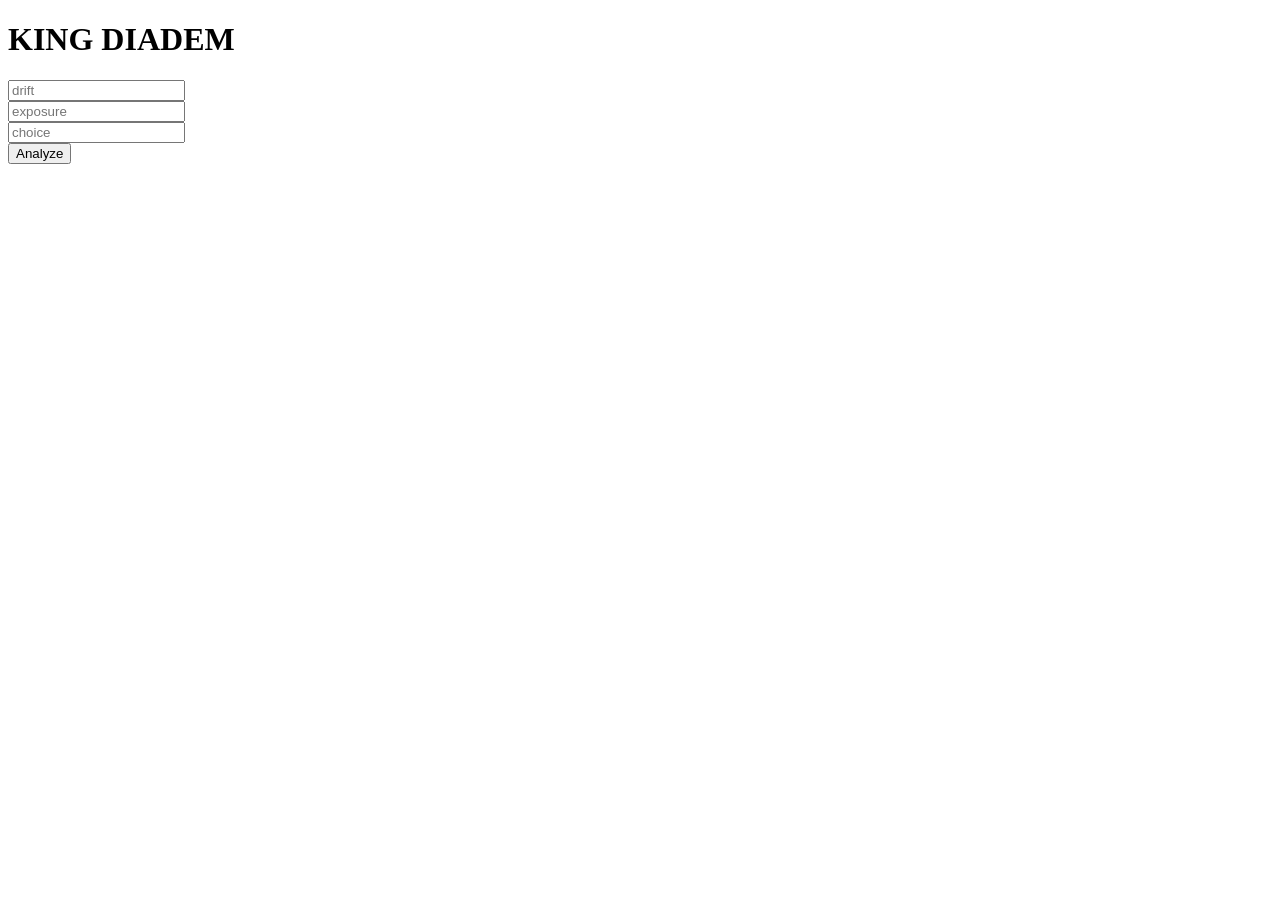
<file: INDEX.HTML>
<!DOCTYPE html>
<html>
<head>
    <title>KING DIADEM</title>
</head>
<body>
    <h1>KING DIADEM</h1>

    <input id="drift" placeholder="drift"><br>
    <input id="exposure" placeholder="exposure"><br>
    <input id="choice" placeholder="choice"><br>

    <button onclick="run()">Analyze</button>

    <pre id="result"></pre>

<script>
async function run(){
    const data = {
        drift: document.getElementById("drift").value,
        exposure: document.getElementById("exposure").value,
        choice: document.getElementById("choice").value
    }

    const res = await fetch('/analyze', {
        method: 'POST',
        headers: {'Content-Type':'application/json'},
        body: JSON.stringify(data)
    })

    const json = await res.json()
    document.getElementById("result").innerText = JSON.stringify(json, null, 2)
}
</script>

</body>
</html>
</file>
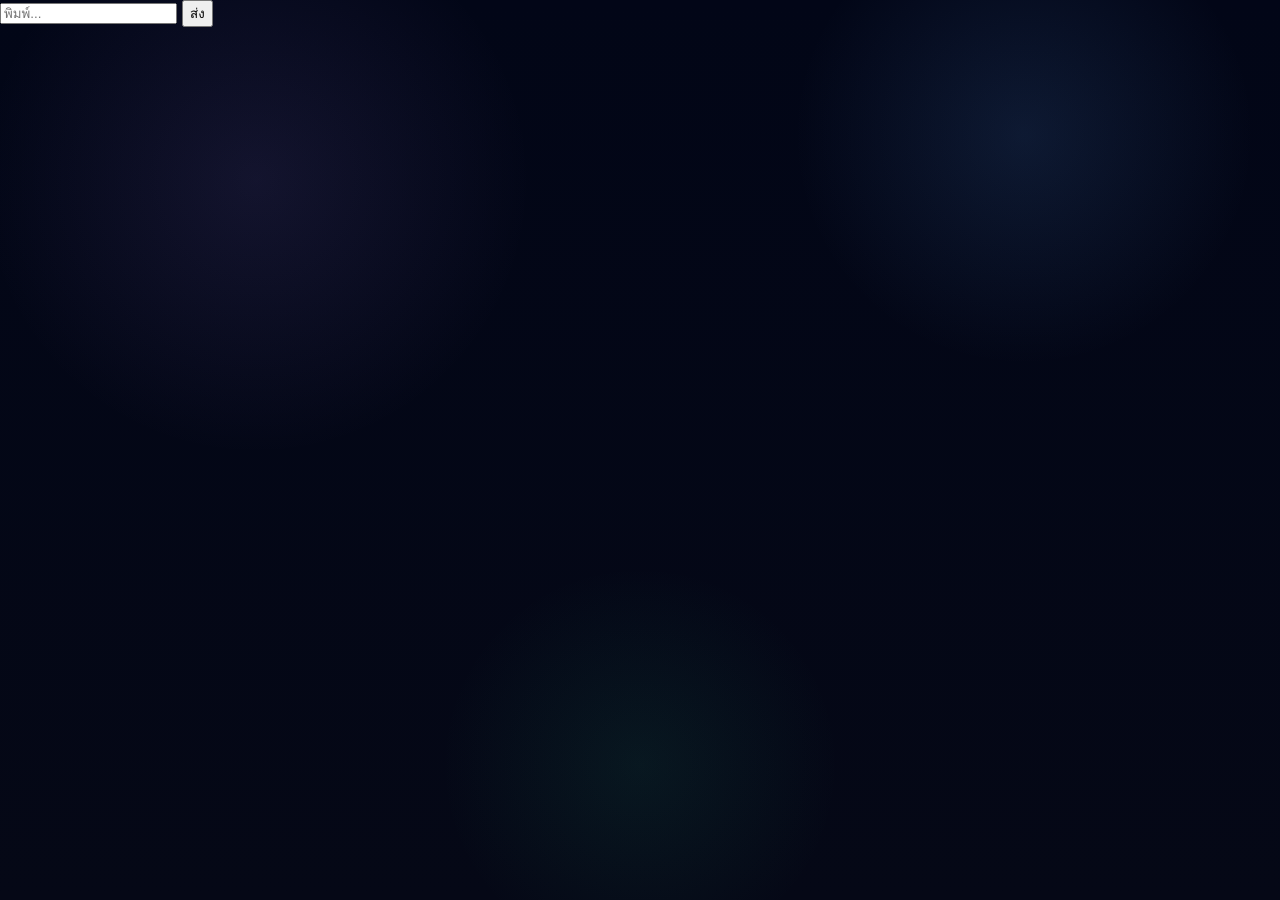
<file: templates/index.html>
<!DOCTYPE html>
<html>
<head>
<meta charset="utf-8">
<meta name="viewport" content="width=device-width, initial-scale=1">
<title>King Diadem</title>
<link rel="stylesheet" href="/static/style.css">
</head>

<body>

<div id="chat"></div>

<form id="form">
  <input id="input" placeholder="พิมพ์..." />
  <button>ส่ง</button>
</form>

<script>
const chat = document.getElementById("chat")
const form = document.getElementById("form")
const input = document.getElementById("input")

function add(text, cls){
  const div = document.createElement("div")
  div.className = cls
  div.textContent = text
  chat.appendChild(div)
  chat.scrollTop = chat.scrollHeight
}

form.onsubmit = async (e)=>{
  e.preventDefault()
  const text = input.value.trim()
  if(!text) return
  input.value=""

  add(text,"me")

  const res = await fetch("/chat",{
    method:"POST",
    headers:{"Content-Type":"application/json"},
    body: JSON.stringify({message:text})
  })

  const data = await res.json()
  add(data.reply,"bot")
}
</script>

</body>
</html>
</file>
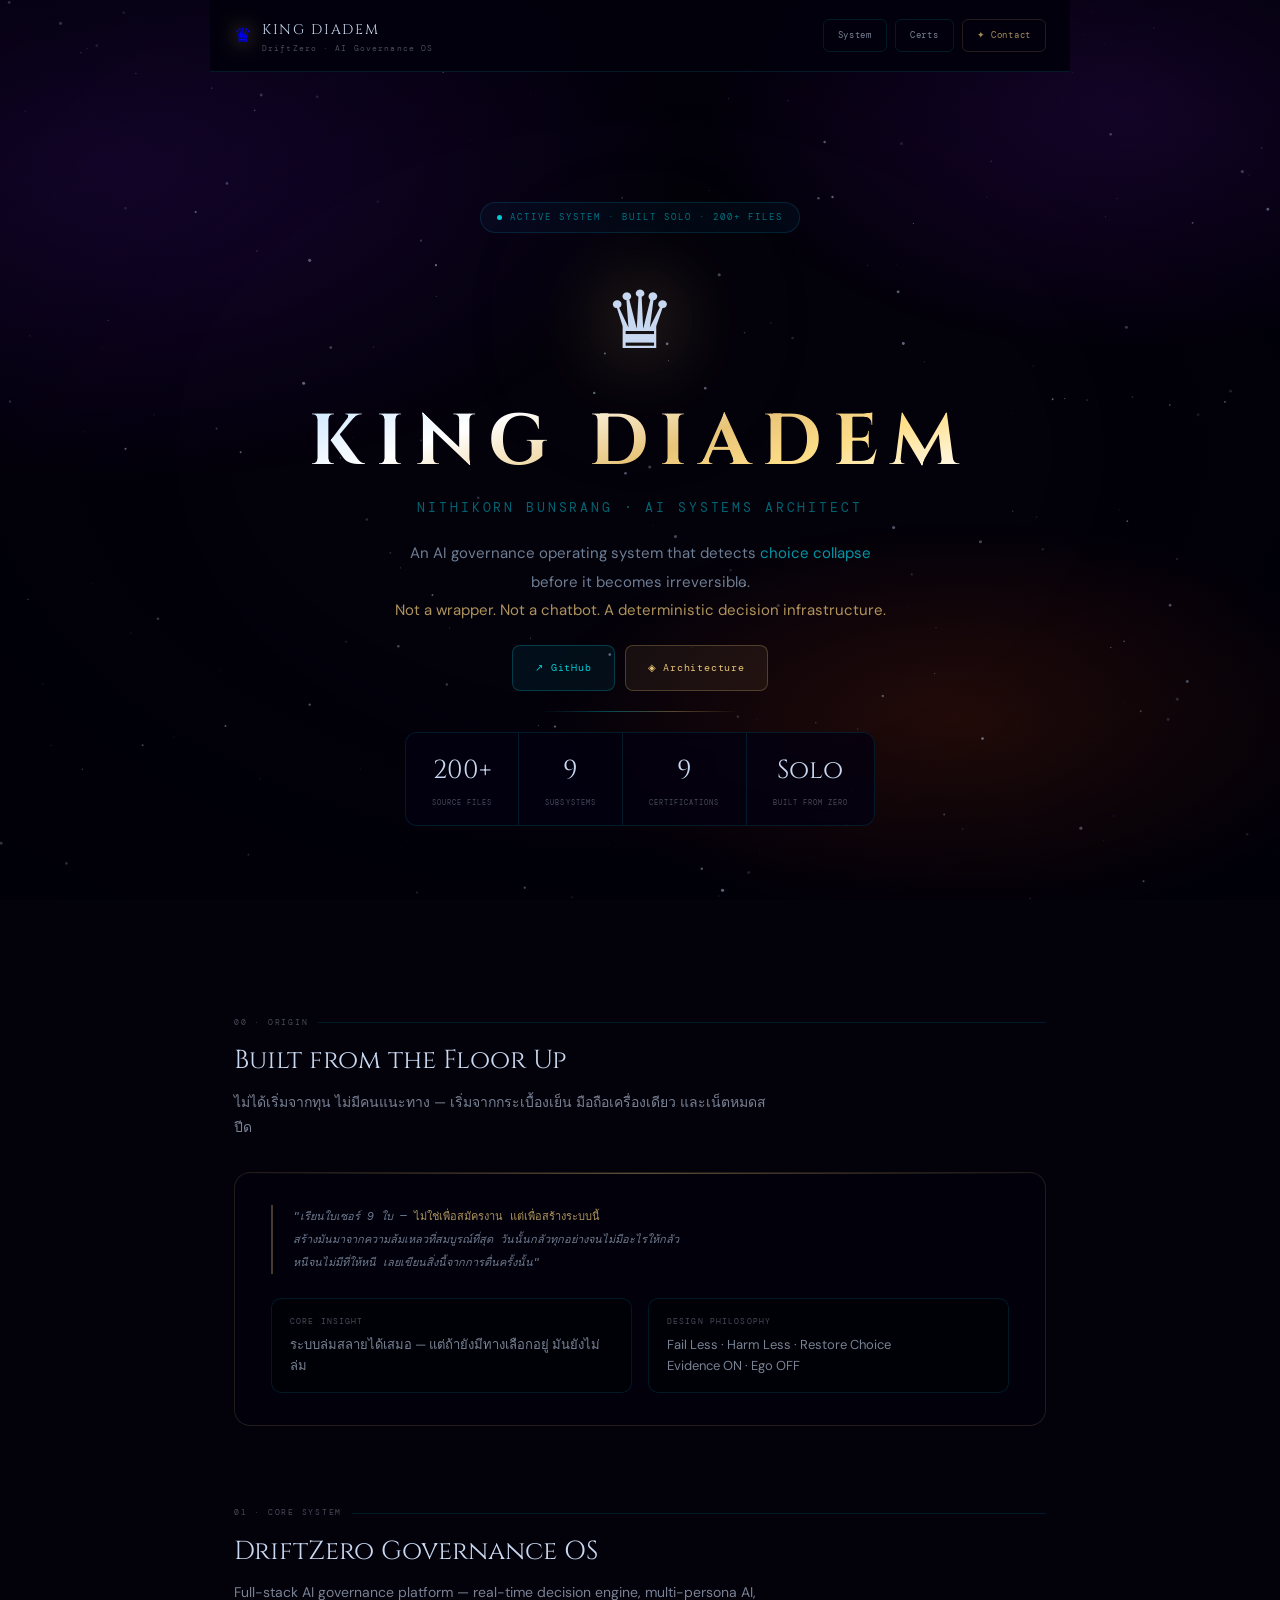
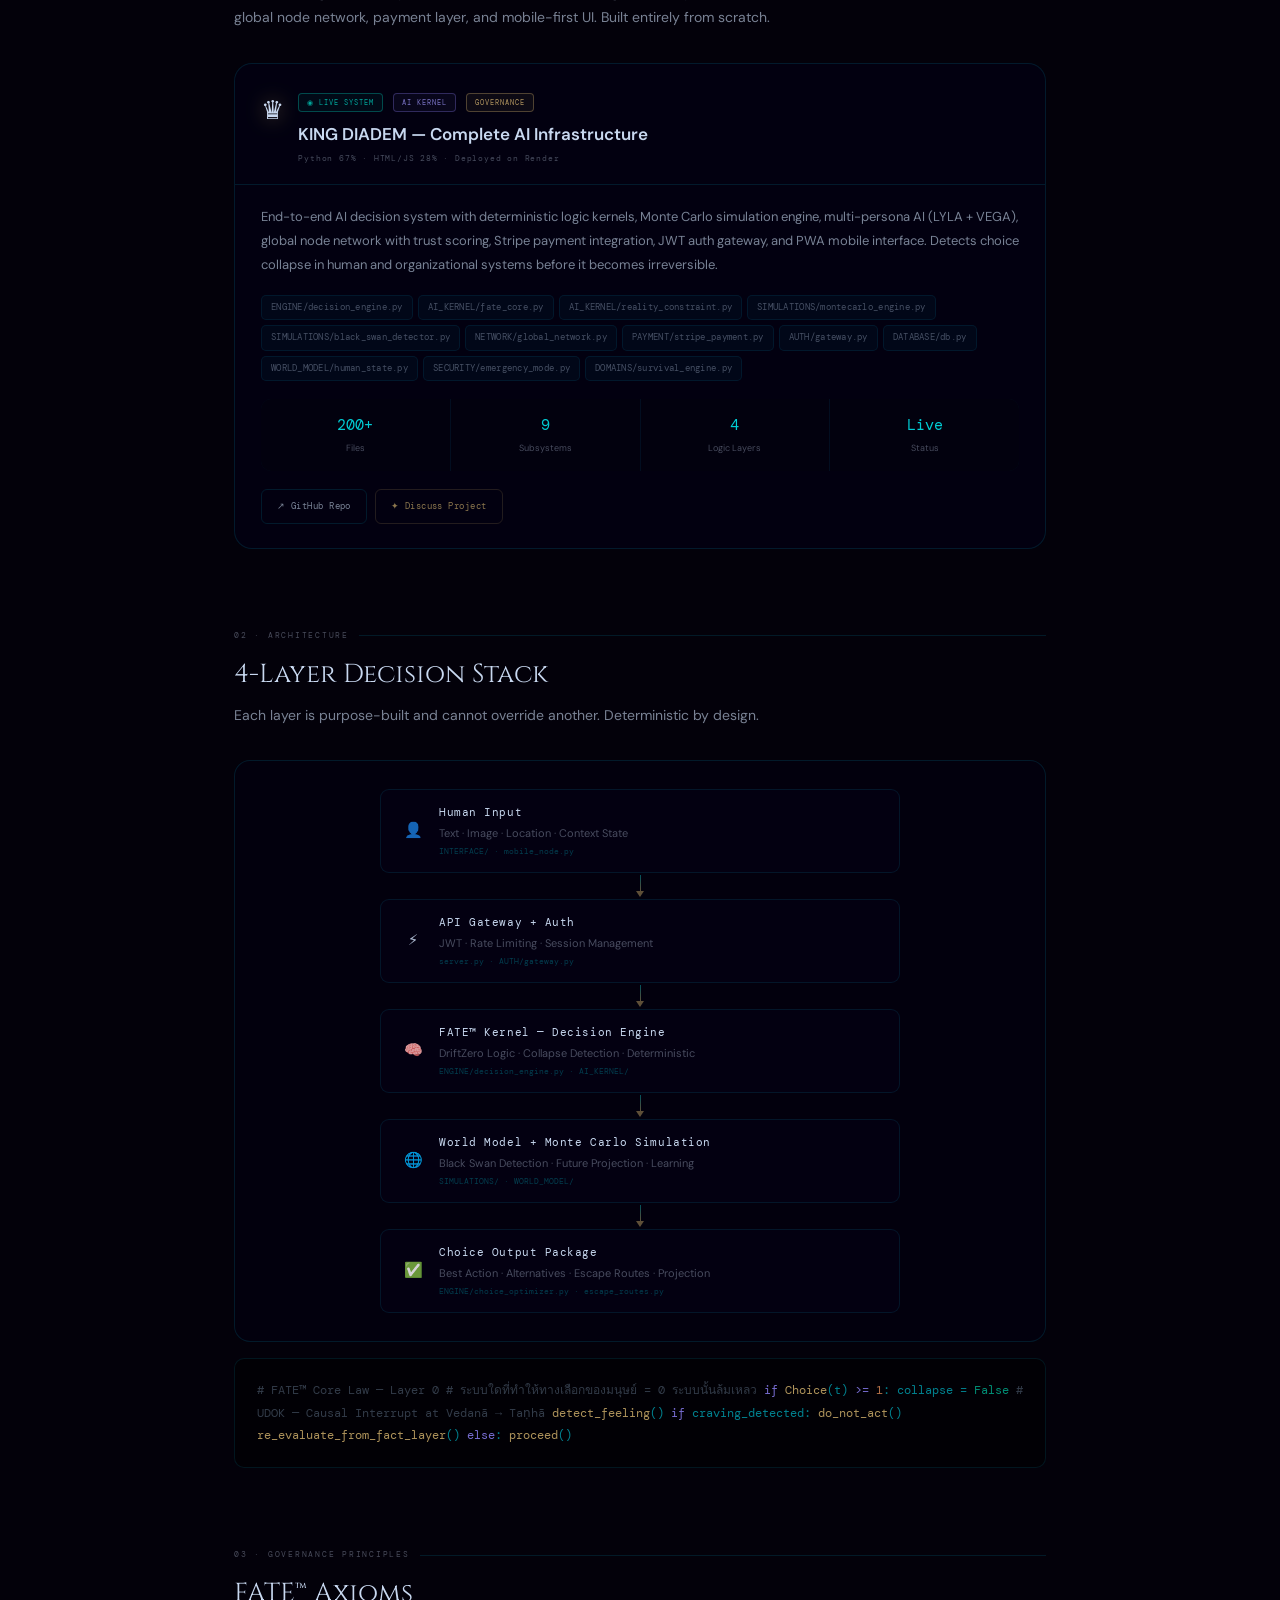
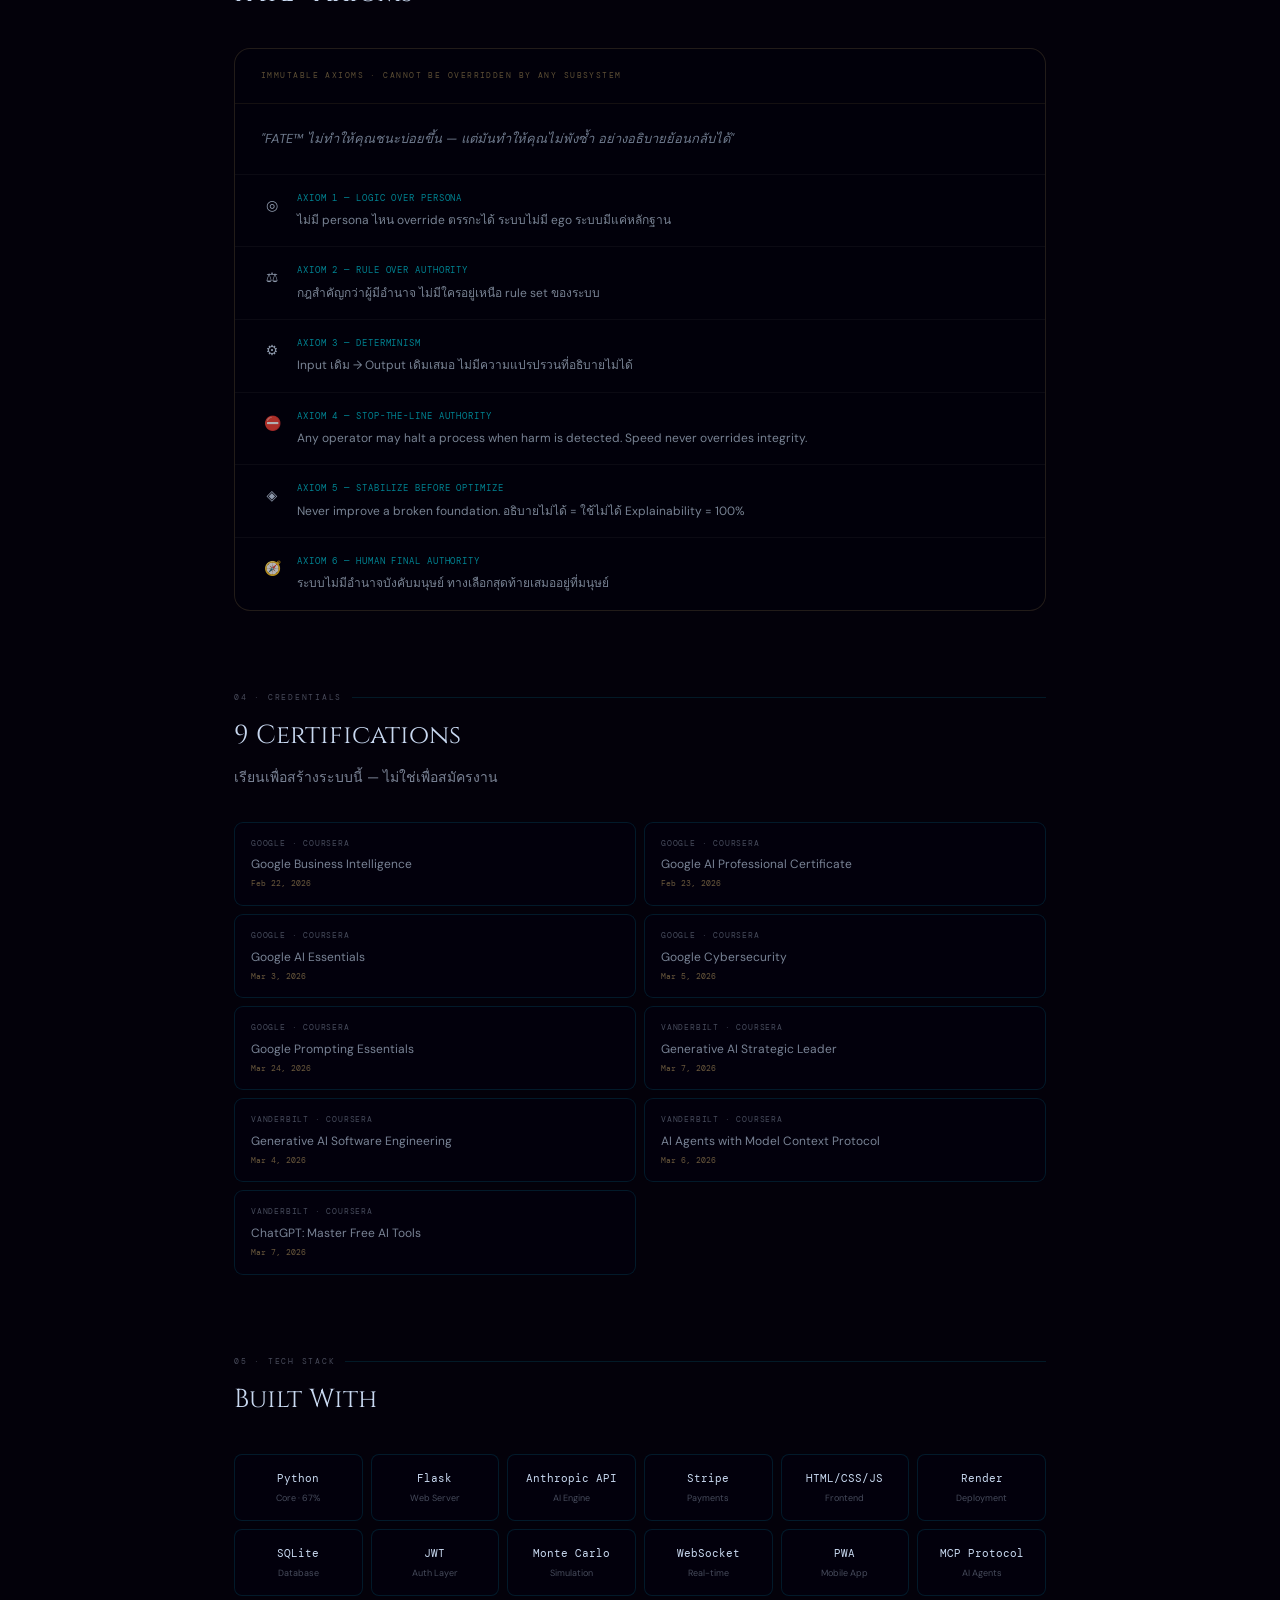
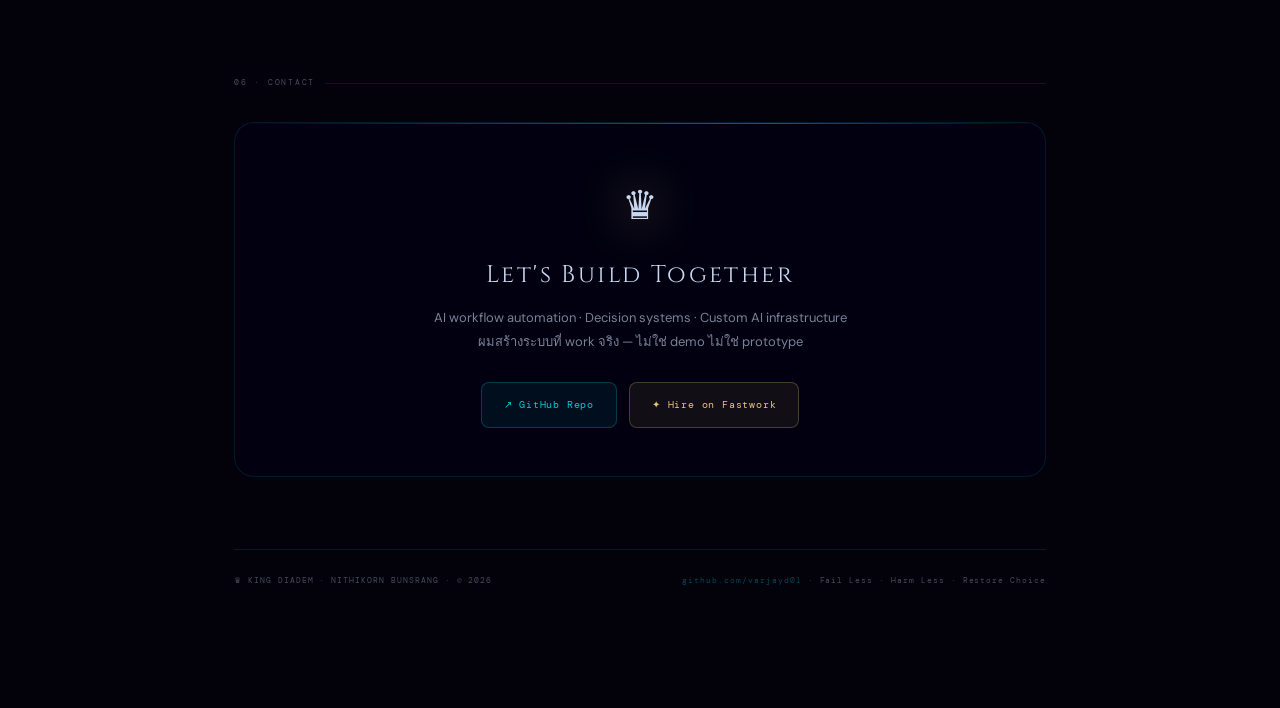
<file: portfolio.html>
<!DOCTYPE html>
<html lang="en">
<head>
<meta charset="UTF-8">
<meta name="viewport" content="width=device-width,initial-scale=1,viewport-fit=cover">
<title>Nithikorn Bunsrang — AI Systems Architect</title>
<link href="https://fonts.googleapis.com/css2?family=Cinzel:wght@400;600;700&family=DM+Mono:wght@300;400;500&family=DM+Sans:ital,wght@0,300;0,400;0,500;1,300&display=swap" rel="stylesheet">
<style>
:root{
  --bg:#03010a;
  --bg2:#06020f;
  --gold:#e8c478;
  --gold2:#ffdf8a;
  --teal:#00ccd4;
  --teal2:#00eaf5;
  --violet:#8b7ff5;
  --text:#c8d8f0;
  --text2:rgba(200,216,240,0.60);
  --text3:rgba(200,216,240,0.35);
  --border:rgba(0,180,220,0.14);
  --border2:rgba(232,196,120,0.14);
}
*{margin:0;padding:0;box-sizing:border-box;-webkit-tap-highlight-color:transparent;}
html{scroll-behavior:smooth;font-size:16px;}
body{
  background:var(--bg);color:var(--text);
  font-family:'DM Sans',system-ui,sans-serif;
  min-height:100vh;overflow-x:hidden;line-height:1.7;
}

/* ══ SPACE ══ */
#cosmos{position:fixed;inset:0;z-index:0;pointer-events:none;}
#cosmos canvas{position:absolute;inset:0;width:100%;height:100%;}
.nebula{
  position:fixed;inset:0;z-index:0;pointer-events:none;
  background:
    radial-gradient(ellipse 70% 55% at 8% 18%,rgba(60,15,120,0.35) 0%,transparent 65%),
    radial-gradient(ellipse 55% 45% at 88% 12%,rgba(90,20,160,0.25) 0%,transparent 60%),
    radial-gradient(ellipse 60% 40% at 75% 80%,rgba(120,40,8,0.28) 0%,transparent 55%),
    radial-gradient(ellipse 80% 70% at 50% 50%,transparent 40%,rgba(2,0,10,0.85) 100%);
  animation:ndrift 90s ease-in-out infinite alternate;
}
@keyframes ndrift{
  0%{transform:scale(1);}
  50%{transform:scale(1.05) translate(-8px,6px);}
  100%{transform:scale(.98) translate(10px,-8px);}
}
.vignette{
  position:fixed;inset:0;z-index:1;pointer-events:none;
  background:radial-gradient(ellipse 90% 90% at 50% 50%,transparent 40%,rgba(1,0,8,.6) 100%);
}

/* ══ LAYOUT ══ */
.wrap{position:relative;z-index:10;max-width:860px;margin:0 auto;padding:0 24px 120px;}

/* ══ NAV ══ */
nav{
  position:sticky;top:0;z-index:50;
  display:flex;align-items:center;justify-content:space-between;gap:16px;
  padding:15px 24px;margin:0 -24px;
  background:rgba(3,1,12,.92);
  border-bottom:1px solid var(--border);
  backdrop-filter:blur(28px);-webkit-backdrop-filter:blur(28px);
}
.nav-logo{display:flex;align-items:center;gap:10px;text-decoration:none;}
.nav-crown{font-size:20px;filter:drop-shadow(0 0 10px rgba(232,196,120,.7));}
.nav-name{font-family:'Cinzel',serif;font-size:14px;letter-spacing:.12em;color:var(--text);}
.nav-sub{font-family:'DM Mono',monospace;font-size:8px;letter-spacing:.14em;color:var(--text3);display:block;}
.nav-actions{display:flex;gap:8px;}
.nbtn{
  font-family:'DM Mono',monospace;font-size:9px;letter-spacing:.08em;
  padding:8px 14px;border-radius:6px;text-decoration:none;
  border:1px solid var(--border);color:var(--text2);
  transition:all .2s;white-space:nowrap;
}
.nbtn:hover{border-color:rgba(0,200,220,.35);color:var(--teal);}
.nbtn.g{border-color:var(--border2);color:rgba(232,196,120,.7);}
.nbtn.g:hover{color:var(--gold);border-color:rgba(232,196,120,.4);}
@media(max-width:480px){.nav-sub,.nbtn.g{display:none;}}

/* ══ HERO ══ */
.hero{
  min-height:96vh;display:flex;flex-direction:column;
  align-items:center;justify-content:center;
  text-align:center;padding:80px 0 60px;gap:20px;
}
.hero-eyebrow{
  font-family:'DM Mono',monospace;font-size:9px;letter-spacing:.22em;
  color:rgba(0,200,220,.55);text-transform:uppercase;
  border:1px solid rgba(0,180,220,.16);
  background:rgba(0,100,140,.08);
  padding:7px 16px;border-radius:999px;
  display:inline-flex;align-items:center;gap:8px;
  animation:fadeUp .8s ease .1s both;
}
.live{width:5px;height:5px;border-radius:50%;background:var(--teal);animation:blink 2s infinite;}
@keyframes blink{0%,100%{opacity:1;}50%{opacity:.2;}}
.hero-crown{
  font-size:clamp(44px,10vw,80px);
  filter:drop-shadow(0 0 40px rgba(232,196,120,.65)) drop-shadow(0 0 80px rgba(232,196,120,.25));
  animation:crownrise 1.1s cubic-bezier(.16,1,.3,1) .2s both;
}
@keyframes crownrise{from{opacity:0;transform:scale(.5) translateY(20px);}to{opacity:1;transform:scale(1) translateY(0);}}
h1{
  font-family:'Cinzel',serif;font-weight:700;
  font-size:clamp(32px,8vw,72px);
  line-height:.95;letter-spacing:.16em;
  background:linear-gradient(160deg,#d0e8ff 0%,#fff 25%,#e8c478 55%,#ffdf8a 75%,#fff 100%);
  -webkit-background-clip:text;-webkit-text-fill-color:transparent;background-clip:text;
  animation:fadeUp 1s cubic-bezier(.16,1,.3,1) .35s both;
}
.hero-mono{
  font-family:'DM Mono',monospace;font-size:clamp(10px,2vw,13px);
  letter-spacing:.22em;color:rgba(0,200,220,.5);text-transform:uppercase;
  animation:fadeUp .8s ease .5s both;
}
.hero-bio{
  max-width:500px;font-size:clamp(13px,2.2vw,15px);line-height:1.9;
  color:rgba(180,210,240,.60);
  animation:fadeUp .8s ease .6s both;
}
.hero-bio em{font-style:normal;color:rgba(0,200,220,.75);}
.hero-bio strong{font-weight:400;color:rgba(232,196,120,.75);}
.hero-cta{display:flex;gap:10px;flex-wrap:wrap;justify-content:center;animation:fadeUp .8s ease .7s both;}
.btn{
  font-family:'DM Mono',monospace;font-size:10px;letter-spacing:.08em;
  padding:13px 22px;border-radius:8px;text-decoration:none;
  display:inline-flex;align-items:center;gap:8px;transition:all .2s;min-height:46px;
}
.btn-t{background:rgba(0,200,220,.07);border:1px solid rgba(0,200,220,.25);color:var(--teal);}
.btn-t:hover{background:rgba(0,200,220,.13);border-color:rgba(0,200,220,.45);}
.btn-g{background:rgba(232,196,120,.07);border:1px solid rgba(232,196,120,.25);color:var(--gold);}
.btn-g:hover{background:rgba(232,196,120,.13);}
.hero-rule{
  width:200px;height:1px;
  background:linear-gradient(90deg,transparent,rgba(0,200,220,.35),rgba(232,196,120,.35),transparent);
  animation:fadeUp .8s ease .8s both;
}
.hero-stats{
  display:flex;border:1px solid var(--border);border-radius:12px;overflow:hidden;
  background:rgba(3,1,16,.75);backdrop-filter:blur(20px);
  animation:fadeUp .8s ease .85s both;
}
.hs{padding:16px 26px;text-align:center;border-right:1px solid var(--border);}
.hs:last-child{border-right:none;}
.hs-n{font-family:'Cinzel',serif;font-size:clamp(18px,3.5vw,26px);color:var(--text);display:block;}
.hs-l{font-family:'DM Mono',monospace;font-size:7px;letter-spacing:.15em;color:var(--text3);text-transform:uppercase;margin-top:4px;display:block;}
@media(max-width:420px){.hs{padding:12px 16px;}.hs-n{font-size:18px;}}
@keyframes fadeUp{from{opacity:0;transform:translateY(18px);}to{opacity:1;transform:translateY(0);}}

/* ══ SECTION HEADER ══ */
.sh{margin:80px 0 32px;}
.sh-pre{
  font-family:'DM Mono',monospace;font-size:8px;letter-spacing:.22em;
  color:var(--text3);text-transform:uppercase;margin-bottom:10px;
  display:flex;align-items:center;gap:10px;
}
.sh-pre::after{content:'';flex:1;height:1px;background:var(--border);}
.sh-title{font-family:'Cinzel',serif;font-size:clamp(19px,4vw,26px);color:var(--text);margin-bottom:6px;}
.sh-desc{font-size:14px;color:var(--text2);line-height:1.8;max-width:540px;}

/* ══ STORY CARD ══ */
.story{
  background:rgba(2,1,12,.75);border:1px solid var(--border2);
  border-radius:16px;padding:32px 36px;position:relative;overflow:hidden;
}
.story::before{
  content:'';position:absolute;top:0;left:0;right:0;height:1px;
  background:linear-gradient(90deg,transparent,rgba(232,196,120,.4),transparent);
}
.story-quote{
  font-family:'DM Mono',monospace;font-size:11px;line-height:2.1;
  color:rgba(200,220,250,.55);font-style:italic;margin-bottom:24px;
  border-left:2px solid rgba(232,196,120,.3);padding-left:20px;
}
.story-quote strong{font-style:normal;color:rgba(232,196,120,.75);font-weight:400;}
.story-origin{display:grid;grid-template-columns:1fr 1fr;gap:16px;}
.origin-item{
  background:rgba(0,0,0,.3);border:1px solid var(--border);
  border-radius:10px;padding:16px 18px;
}
.origin-label{font-family:'DM Mono',monospace;font-size:8px;letter-spacing:.14em;color:var(--text3);text-transform:uppercase;margin-bottom:6px;}
.origin-val{font-size:13px;color:var(--text2);line-height:1.6;}
@media(max-width:500px){.story-origin{grid-template-columns:1fr;}.story{padding:22px 20px;}}

/* ══ SYSTEM CARD ══ */
.scard{
  background:rgba(3,1,18,.80);border:1px solid var(--border);
  border-radius:18px;overflow:hidden;
  transition:border-color .25s,transform .25s;margin-bottom:16px;
}
.scard:hover{border-color:rgba(0,200,220,.28);transform:translateY(-3px);}
.scard-head{
  padding:22px 26px 18px;
  border-bottom:1px solid var(--border);
  display:flex;align-items:flex-start;gap:14px;
}
.scard-icon{font-size:26px;flex-shrink:0;margin-top:2px;filter:drop-shadow(0 0 10px rgba(232,196,120,.4));}
.scard-meta{flex:1;}
.tag{
  font-family:'DM Mono',monospace;font-size:7px;letter-spacing:.14em;
  padding:3px 8px;border-radius:4px;border:1px solid;display:inline-block;margin-bottom:8px;
}
.tag-live{border-color:rgba(0,220,200,.3);color:rgba(0,220,200,.75);background:rgba(0,200,180,.05);}
.tag-ai{border-color:rgba(139,127,245,.3);color:rgba(160,152,255,.75);background:rgba(139,127,245,.05);}
.tag-gov{border-color:rgba(232,196,120,.3);color:rgba(232,196,120,.75);background:rgba(232,196,120,.05);}
.scard-title{font-family:'DM Sans',sans-serif;font-size:17px;font-weight:600;color:var(--text);margin-bottom:3px;}
.scard-sub{font-family:'DM Mono',monospace;font-size:8px;letter-spacing:.1em;color:var(--text3);}
.scard-body{padding:20px 26px 24px;}
.scard-desc{font-size:13px;line-height:1.85;color:var(--text2);margin-bottom:18px;}
.mods{display:flex;flex-wrap:wrap;gap:5px;margin-bottom:18px;}
.mod{
  font-family:'DM Mono',monospace;font-size:9px;
  padding:4px 9px;border-radius:5px;
  border:1px solid rgba(0,180,220,.1);
  background:rgba(0,100,140,.07);color:var(--text3);letter-spacing:.03em;
}
.metrics{display:grid;grid-template-columns:repeat(4,1fr);gap:1px;background:rgba(0,180,220,.08);border-radius:10px;overflow:hidden;margin-bottom:18px;}
.mval{background:rgba(3,1,14,.92);padding:14px;text-align:center;}
.mval-n{font-family:'DM Mono',monospace;font-size:15px;color:var(--teal);display:block;}
.mval-l{font-size:9px;color:var(--text3);margin-top:3px;display:block;}
.scard-links{display:flex;gap:8px;flex-wrap:wrap;}
.cl{
  font-family:'DM Mono',monospace;font-size:9px;letter-spacing:.05em;
  padding:9px 15px;border-radius:6px;border:1px solid var(--border);
  color:var(--text2);text-decoration:none;transition:all .15s;
  display:inline-flex;align-items:center;gap:6px;
}
.cl:hover{border-color:rgba(0,200,220,.35);color:var(--teal);}
.cl.g{border-color:var(--border2);color:rgba(232,196,120,.6);}
.cl.g:hover{color:var(--gold);border-color:rgba(232,196,120,.4);}
@media(max-width:480px){.metrics{grid-template-columns:repeat(2,1fr);}.scard-head{flex-direction:column;gap:10px;}.scard-head,.scard-body{padding:18px 18px;}}

/* ══ ARCH FLOW ══ */
.arch{
  background:rgba(3,1,16,.72);border:1px solid var(--border);
  border-radius:16px;padding:28px 24px;
  display:flex;flex-direction:column;align-items:center;
}
.anode{
  width:100%;max-width:520px;
  background:rgba(4,1,18,.9);border:1px solid rgba(0,180,220,.12);
  border-radius:9px;padding:13px 18px;
  display:flex;align-items:center;gap:12px;
  transition:border-color .2s;
}
.anode:hover{border-color:rgba(0,200,220,.28);}
.anode-ic{font-size:15px;flex-shrink:0;width:28px;text-align:center;opacity:.85;}
.anode-t{font-family:'DM Mono',monospace;font-size:11px;letter-spacing:.05em;color:var(--text);}
.anode-s{font-size:11px;color:var(--text3);margin-top:2px;}
.anode-f{font-family:'DM Mono',monospace;font-size:8px;color:rgba(0,200,220,.3);margin-top:3px;}
.arr{display:flex;flex-direction:column;align-items:center;padding:2px 0;opacity:.4;}
.arr-l{width:1px;height:16px;background:linear-gradient(to bottom,var(--teal),var(--gold));}
.arr-h{width:0;height:0;border-left:4px solid transparent;border-right:4px solid transparent;border-top:6px solid var(--gold);}

/* ══ CERTS ══ */
.cert-grid{display:grid;grid-template-columns:1fr 1fr;gap:8px;}
.cert{
  background:rgba(3,1,14,.72);border:1px solid var(--border);
  border-radius:9px;padding:14px 16px;
  transition:border-color .2s;
}
.cert:hover{border-color:rgba(0,200,220,.22);}
.cert-issuer{font-family:'DM Mono',monospace;font-size:8px;letter-spacing:.1em;color:var(--text3);margin-bottom:5px;text-transform:uppercase;}
.cert-name{font-size:12px;color:var(--text2);line-height:1.5;}
.cert-date{font-family:'DM Mono',monospace;font-size:8px;color:rgba(232,196,120,.45);margin-top:4px;}
@media(max-width:520px){.cert-grid{grid-template-columns:1fr;}}

/* ══ PRINCIPLES ══ */
.phi{
  background:rgba(2,1,10,.70);border:1px solid var(--border2);
  border-radius:16px;overflow:hidden;
}
.phi-head{
  padding:20px 26px;border-bottom:1px solid rgba(232,196,120,.08);
  font-family:'DM Mono',monospace;font-size:8px;letter-spacing:.18em;
  color:rgba(232,196,120,.4);text-transform:uppercase;
}
.phi-quote{
  padding:22px 26px;font-size:13px;font-style:italic;
  line-height:2;color:rgba(200,220,250,.55);
  border-bottom:1px solid rgba(255,255,255,.04);
}
.phi-item{
  display:flex;gap:14px;padding:16px 26px;
  border-bottom:1px solid rgba(255,255,255,.04);
  transition:background .15s;
}
.phi-item:last-child{border-bottom:none;}
.phi-item:hover{background:rgba(0,100,140,.04);}
.phi-sym{font-size:14px;flex-shrink:0;margin-top:3px;width:22px;text-align:center;opacity:.7;}
.phi-tit{font-family:'DM Mono',monospace;font-size:9px;letter-spacing:.1em;color:rgba(0,200,220,.65);margin-bottom:4px;text-transform:uppercase;}
.phi-txt{font-size:12px;color:var(--text2);line-height:1.7;}

/* ══ CODE BLOCK ══ */
.code{
  background:rgba(0,0,0,.5);border:1px solid rgba(0,180,220,.12);
  border-radius:10px;padding:20px 22px;
  font-family:'DM Mono',monospace;font-size:12px;line-height:1.9;
  color:rgba(0,200,220,.65);overflow-x:auto;
}
.code .cm{color:rgba(140,170,200,.35);}
.code .kw{color:rgba(139,127,245,.85);}
.code .fn{color:rgba(232,196,120,.75);}
.code .st{color:rgba(0,220,180,.65);}
.code .num{color:rgba(255,160,100,.70);}

/* ══ STACK ══ */
.stk{display:grid;grid-template-columns:repeat(auto-fill,minmax(120px,1fr));gap:8px;}
.si{
  background:rgba(3,1,14,.72);border:1px solid var(--border);
  border-radius:8px;padding:14px 12px;text-align:center;
  transition:border-color .2s;
}
.si:hover{border-color:rgba(0,200,220,.22);}
.si-n{font-family:'DM Mono',monospace;font-size:11px;color:var(--text);margin-bottom:3px;}
.si-r{font-size:9px;color:var(--text3);}

/* ══ CONTACT ══ */
.contact{
  background:rgba(3,1,18,.85);border:1px solid var(--border);
  border-radius:20px;padding:48px 40px;text-align:center;
  backdrop-filter:blur(28px);position:relative;overflow:hidden;
}
.contact::before{
  content:'';position:absolute;top:0;left:0;right:0;height:1px;
  background:linear-gradient(90deg,transparent,rgba(0,200,220,.35),rgba(232,196,120,.35),transparent);
}
.contact-crown{font-size:40px;margin-bottom:16px;filter:drop-shadow(0 0 24px rgba(232,196,120,.6));}
.contact-title{font-family:'Cinzel',serif;font-size:clamp(18px,4vw,24px);letter-spacing:.1em;color:var(--text);margin-bottom:10px;}
.contact-desc{font-size:13px;color:var(--text2);line-height:1.85;margin-bottom:28px;max-width:420px;margin-left:auto;margin-right:auto;}
.contact-btns{display:flex;gap:12px;justify-content:center;flex-wrap:wrap;}

/* ══ FOOTER ══ */
footer{
  margin-top:72px;padding-top:24px;
  border-top:1px solid var(--border);
  display:flex;align-items:center;justify-content:space-between;
  flex-wrap:wrap;gap:12px;
}
.ft{font-family:'DM Mono',monospace;font-size:8px;letter-spacing:.12em;color:var(--text3);}
.ft a{color:rgba(0,200,220,.35);text-decoration:none;}
.ft a:hover{color:var(--teal);}

/* ══ REVEAL ══ */
.rv{opacity:0;transform:translateY(22px);transition:opacity .65s ease,transform .65s ease;}
.rv.on{opacity:1;transform:translateY(0);}

/* ══ SCROLLBAR ══ */
::-webkit-scrollbar{width:4px;}
::-webkit-scrollbar-track{background:transparent;}
::-webkit-scrollbar-thumb{background:rgba(0,180,220,.2);border-radius:4px;}
</style>
</head>
<body>

<div class="nebula"></div>
<div class="vignette"></div>
<div id="cosmos"><canvas id="sc"></canvas></div>

<div class="wrap">

<!-- NAV -->
<nav>
  <a href="#" class="nav-logo">
    <span class="nav-crown">♛</span>
    <div>
      <span class="nav-name">KING DIADEM</span>
      <span class="nav-sub">DriftZero · AI Governance OS</span>
    </div>
  </a>
  <div class="nav-actions">
    <a href="#system" class="nbtn">System</a>
    <a href="#certs" class="nbtn">Certs</a>
    <a href="#contact" class="nbtn g">✦ Contact</a>
  </div>
</nav>

<!-- HERO -->
<section class="hero">
  <div class="hero-eyebrow"><span class="live"></span>Active System · Built Solo · 200+ Files</div>
  <div class="hero-crown">♛</div>
  <h1>KING&nbsp;DIADEM</h1>
  <div class="hero-mono">Nithikorn Bunsrang · AI Systems Architect</div>
  <p class="hero-bio">
    An AI governance operating system that detects <em>choice collapse</em> before it becomes irreversible.<br>
    <strong>Not a wrapper. Not a chatbot. A deterministic decision infrastructure.</strong>
  </p>
  <div class="hero-cta">
    <a href="https://github.com/varjayd01/King-Diadem" target="_blank" class="btn btn-t">↗ GitHub</a>
    <a href="#system" class="btn btn-g">◈ Architecture</a>
  </div>
  <div class="hero-rule"></div>
  <div class="hero-stats">
    <div class="hs"><span class="hs-n">200+</span><span class="hs-l">Source Files</span></div>
    <div class="hs"><span class="hs-n">9</span><span class="hs-l">Subsystems</span></div>
    <div class="hs"><span class="hs-n">9</span><span class="hs-l">Certifications</span></div>
    <div class="hs"><span class="hs-n">Solo</span><span class="hs-l">Built from zero</span></div>
  </div>
</section>

<!-- ORIGIN -->
<section class="rv" id="origin">
  <div class="sh">
    <div class="sh-pre">00 · Origin</div>
    <div class="sh-title">Built from the Floor Up</div>
    <p class="sh-desc">ไม่ได้เริ่มจากทุน ไม่มีคนแนะทาง — เริ่มจากกระเบื้องเย็น มือถือเครื่องเดียว และเน็ตหมดสปีด</p>
  </div>
  <div class="story">
    <div class="story-quote">
      "เรียนใบเซอร์ 9 ใบ — <strong>ไม่ใช่เพื่อสมัครงาน แต่เพื่อสร้างระบบนี้</strong><br>
      สร้างมันมาจากความล้มเหลวที่สมบูรณ์ที่สุด วันนั้นกลัวทุกอย่างจนไม่มีอะไรให้กลัว<br>
      หนีจนไม่มีที่ให้หนี เลยเขียนสิ่งนี้จากการตื่นครั้งนั้น"
    </div>
    <div class="story-origin">
      <div class="origin-item">
        <div class="origin-label">Core Insight</div>
        <div class="origin-val">ระบบล่มสลายได้เสมอ — แต่ถ้ายังมีทางเลือกอยู่ มันยังไม่ล่ม</div>
      </div>
      <div class="origin-item">
        <div class="origin-label">Design Philosophy</div>
        <div class="origin-val">Fail Less · Harm Less · Restore Choice<br>Evidence ON · Ego OFF</div>
      </div>
    </div>
  </div>
</section>

<!-- SYSTEM -->
<section class="rv" id="system">
  <div class="sh">
    <div class="sh-pre">01 · Core System</div>
    <div class="sh-title">DriftZero Governance OS</div>
    <p class="sh-desc">Full-stack AI governance platform — real-time decision engine, multi-persona AI, global node network, payment layer, and mobile-first UI. Built entirely from scratch.</p>
  </div>

  <div class="scard">
    <div class="scard-head">
      <div class="scard-icon">♛</div>
      <div class="scard-meta">
        <span class="tag tag-live">◉ LIVE SYSTEM</span>
        <span class="tag tag-ai" style="margin-left:6px;">AI KERNEL</span>
        <span class="tag tag-gov" style="margin-left:6px;">GOVERNANCE</span>
        <div class="scard-title">KING DIADEM — Complete AI Infrastructure</div>
        <div class="scard-sub">Python 67% · HTML/JS 28% · Deployed on Render</div>
      </div>
    </div>
    <div class="scard-body">
      <p class="scard-desc">
        End-to-end AI decision system with deterministic logic kernels, Monte Carlo simulation engine, multi-persona AI (LYLA + VEGA), global node network with trust scoring, Stripe payment integration, JWT auth gateway, and PWA mobile interface. Detects choice collapse in human and organizational systems before it becomes irreversible.
      </p>
      <div class="mods">
        <span class="mod">ENGINE/decision_engine.py</span>
        <span class="mod">AI_KERNEL/fate_core.py</span>
        <span class="mod">AI_KERNEL/reality_constraint.py</span>
        <span class="mod">SIMULATIONS/montecarlo_engine.py</span>
        <span class="mod">SIMULATIONS/black_swan_detector.py</span>
        <span class="mod">NETWORK/global_network.py</span>
        <span class="mod">PAYMENT/stripe_payment.py</span>
        <span class="mod">AUTH/gateway.py</span>
        <span class="mod">DATABASE/db.py</span>
        <span class="mod">WORLD_MODEL/human_state.py</span>
        <span class="mod">SECURITY/emergency_mode.py</span>
        <span class="mod">DOMAINS/survival_engine.py</span>
      </div>
      <div class="metrics">
        <div class="mval"><span class="mval-n">200+</span><span class="mval-l">Files</span></div>
        <div class="mval"><span class="mval-n">9</span><span class="mval-l">Subsystems</span></div>
        <div class="mval"><span class="mval-n">4</span><span class="mval-l">Logic Layers</span></div>
        <div class="mval"><span class="mval-n">Live</span><span class="mval-l">Status</span></div>
      </div>
      <div class="scard-links">
        <a href="https://github.com/varjayd01/King-Diadem" target="_blank" class="cl">↗ GitHub Repo</a>
        <a href="#contact" class="cl g">✦ Discuss Project</a>
      </div>
    </div>
  </div>
</section>

<!-- ARCHITECTURE -->
<section class="rv">
  <div class="sh">
    <div class="sh-pre">02 · Architecture</div>
    <div class="sh-title">4-Layer Decision Stack</div>
    <p class="sh-desc">Each layer is purpose-built and cannot override another. Deterministic by design.</p>
  </div>

  <div class="arch">
    <div class="anode">
      <div class="anode-ic">👤</div>
      <div>
        <div class="anode-t">Human Input</div>
        <div class="anode-s">Text · Image · Location · Context State</div>
        <div class="anode-f">INTERFACE/ · mobile_node.py</div>
      </div>
    </div>
    <div class="arr"><div class="arr-l"></div><div class="arr-h"></div></div>
    <div class="anode">
      <div class="anode-ic">⚡</div>
      <div>
        <div class="anode-t">API Gateway + Auth</div>
        <div class="anode-s">JWT · Rate Limiting · Session Management</div>
        <div class="anode-f">server.py · AUTH/gateway.py</div>
      </div>
    </div>
    <div class="arr"><div class="arr-l"></div><div class="arr-h"></div></div>
    <div class="anode">
      <div class="anode-ic">🧠</div>
      <div>
        <div class="anode-t">FATE™ Kernel — Decision Engine</div>
        <div class="anode-s">DriftZero Logic · Collapse Detection · Deterministic</div>
        <div class="anode-f">ENGINE/decision_engine.py · AI_KERNEL/</div>
      </div>
    </div>
    <div class="arr"><div class="arr-l"></div><div class="arr-h"></div></div>
    <div class="anode">
      <div class="anode-ic">🌐</div>
      <div>
        <div class="anode-t">World Model + Monte Carlo Simulation</div>
        <div class="anode-s">Black Swan Detection · Future Projection · Learning</div>
        <div class="anode-f">SIMULATIONS/ · WORLD_MODEL/</div>
      </div>
    </div>
    <div class="arr"><div class="arr-l"></div><div class="arr-h"></div></div>
    <div class="anode">
      <div class="anode-ic">✅</div>
      <div>
        <div class="anode-t">Choice Output Package</div>
        <div class="anode-s">Best Action · Alternatives · Escape Routes · Projection</div>
        <div class="anode-f">ENGINE/choice_optimizer.py · escape_routes.py</div>
      </div>
    </div>
  </div>

  <div style="margin-top:16px;">
    <div class="code">
<span class="cm"># FATE™ Core Law — Layer 0</span>
<span class="cm"># ระบบใดที่ทำให้ทางเลือกของมนุษย์ = 0 ระบบนั้นล้มเหลว</span>

<span class="kw">if</span> <span class="fn">Choice</span>(t) <span class="kw">&gt;=</span> <span class="num">1</span>:
    collapse = <span class="st">False</span>

<span class="cm"># UDOK — Causal Interrupt at Vedanā → Taṇhā</span>
<span class="fn">detect_feeling</span>()
<span class="kw">if</span> craving_detected:
    <span class="fn">do_not_act</span>()
    <span class="fn">re_evaluate_from_fact_layer</span>()
<span class="kw">else</span>:
    <span class="fn">proceed</span>()</div>
  </div>
</section>

<!-- PRINCIPLES -->
<section class="rv">
  <div class="sh">
    <div class="sh-pre">03 · Governance Principles</div>
    <div class="sh-title">FATE™ Axioms</div>
  </div>
  <div class="phi">
    <div class="phi-head">Immutable Axioms · Cannot be overridden by any subsystem</div>
    <div class="phi-quote">"FATE™ ไม่ทำให้คุณชนะบ่อยขึ้น — แต่มันทำให้คุณไม่พังซ้ำ อย่างอธิบายย้อนกลับได้"</div>
    <div class="phi-item">
      <div class="phi-sym">◎</div>
      <div><div class="phi-tit">Axiom 1 — Logic over Persona</div><p class="phi-txt">ไม่มี persona ไหน override ตรรกะได้ ระบบไม่มี ego ระบบมีแค่หลักฐาน</p></div>
    </div>
    <div class="phi-item">
      <div class="phi-sym">⚖️</div>
      <div><div class="phi-tit">Axiom 2 — Rule over Authority</div><p class="phi-txt">กฎสำคัญกว่าผู้มีอำนาจ ไม่มีใครอยู่เหนือ rule set ของระบบ</p></div>
    </div>
    <div class="phi-item">
      <div class="phi-sym">⚙️</div>
      <div><div class="phi-tit">Axiom 3 — Determinism</div><p class="phi-txt">Input เดิม → Output เดิมเสมอ ไม่มีความแปรปรวนที่อธิบายไม่ได้</p></div>
    </div>
    <div class="phi-item">
      <div class="phi-sym">⛔</div>
      <div><div class="phi-tit">Axiom 4 — Stop-the-Line Authority</div><p class="phi-txt">Any operator may halt a process when harm is detected. Speed never overrides integrity.</p></div>
    </div>
    <div class="phi-item">
      <div class="phi-sym">◈</div>
      <div><div class="phi-tit">Axiom 5 — Stabilize Before Optimize</div><p class="phi-txt">Never improve a broken foundation. อธิบายไม่ได้ = ใช้ไม่ได้ Explainability = 100%</p></div>
    </div>
    <div class="phi-item">
      <div class="phi-sym">🧭</div>
      <div><div class="phi-tit">Axiom 6 — Human Final Authority</div><p class="phi-txt">ระบบไม่มีอำนาจบังคับมนุษย์ ทางเลือกสุดท้ายเสมออยู่ที่มนุษย์</p></div>
    </div>
  </div>
</section>

<!-- CERTS -->
<section class="rv" id="certs">
  <div class="sh">
    <div class="sh-pre">04 · Credentials</div>
    <div class="sh-title">9 Certifications</div>
    <p class="sh-desc">เรียนเพื่อสร้างระบบนี้ — ไม่ใช่เพื่อสมัครงาน</p>
  </div>
  <div class="cert-grid">
    <div class="cert">
      <div class="cert-issuer">Google · Coursera</div>
      <div class="cert-name">Google Business Intelligence</div>
      <div class="cert-date">Feb 22, 2026</div>
    </div>
    <div class="cert">
      <div class="cert-issuer">Google · Coursera</div>
      <div class="cert-name">Google AI Professional Certificate</div>
      <div class="cert-date">Feb 23, 2026</div>
    </div>
    <div class="cert">
      <div class="cert-issuer">Google · Coursera</div>
      <div class="cert-name">Google AI Essentials</div>
      <div class="cert-date">Mar 3, 2026</div>
    </div>
    <div class="cert">
      <div class="cert-issuer">Google · Coursera</div>
      <div class="cert-name">Google Cybersecurity</div>
      <div class="cert-date">Mar 5, 2026</div>
    </div>
    <div class="cert">
      <div class="cert-issuer">Google · Coursera</div>
      <div class="cert-name">Google Prompting Essentials</div>
      <div class="cert-date">Mar 24, 2026</div>
    </div>
    <div class="cert">
      <div class="cert-issuer">Vanderbilt · Coursera</div>
      <div class="cert-name">Generative AI Strategic Leader</div>
      <div class="cert-date">Mar 7, 2026</div>
    </div>
    <div class="cert">
      <div class="cert-issuer">Vanderbilt · Coursera</div>
      <div class="cert-name">Generative AI Software Engineering</div>
      <div class="cert-date">Mar 4, 2026</div>
    </div>
    <div class="cert">
      <div class="cert-issuer">Vanderbilt · Coursera</div>
      <div class="cert-name">AI Agents with Model Context Protocol</div>
      <div class="cert-date">Mar 6, 2026</div>
    </div>
    <div class="cert">
      <div class="cert-issuer">Vanderbilt · Coursera</div>
      <div class="cert-name">ChatGPT: Master Free AI Tools</div>
      <div class="cert-date">Mar 7, 2026</div>
    </div>
  </div>
</section>

<!-- STACK -->
<section class="rv">
  <div class="sh">
    <div class="sh-pre">05 · Tech Stack</div>
    <div class="sh-title">Built With</div>
  </div>
  <div class="stk">
    <div class="si"><div class="si-n">Python</div><div class="si-r">Core · 67%</div></div>
    <div class="si"><div class="si-n">Flask</div><div class="si-r">Web Server</div></div>
    <div class="si"><div class="si-n">Anthropic API</div><div class="si-r">AI Engine</div></div>
    <div class="si"><div class="si-n">Stripe</div><div class="si-r">Payments</div></div>
    <div class="si"><div class="si-n">HTML/CSS/JS</div><div class="si-r">Frontend</div></div>
    <div class="si"><div class="si-n">Render</div><div class="si-r">Deployment</div></div>
    <div class="si"><div class="si-n">SQLite</div><div class="si-r">Database</div></div>
    <div class="si"><div class="si-n">JWT</div><div class="si-r">Auth Layer</div></div>
    <div class="si"><div class="si-n">Monte Carlo</div><div class="si-r">Simulation</div></div>
    <div class="si"><div class="si-n">WebSocket</div><div class="si-r">Real-time</div></div>
    <div class="si"><div class="si-n">PWA</div><div class="si-r">Mobile App</div></div>
    <div class="si"><div class="si-n">MCP Protocol</div><div class="si-r">AI Agents</div></div>
  </div>
</section>

<!-- CONTACT -->
<section class="rv" id="contact">
  <div class="sh">
    <div class="sh-pre">06 · Contact</div>
  </div>
  <div class="contact">
    <div class="contact-crown">♛</div>
    <div class="contact-title">Let's Build Together</div>
    <p class="contact-desc">
      AI workflow automation · Decision systems · Custom AI infrastructure<br>
      ผมสร้างระบบที่ work จริง — ไม่ใช่ demo ไม่ใช่ prototype
    </p>
    <div class="contact-btns">
      <a href="https://github.com/varjayd01/King-Diadem" target="_blank" class="btn btn-t">↗ GitHub Repo</a>
      <a href="https://www.fastwork.co" target="_blank" class="btn btn-g">✦ Hire on Fastwork</a>
    </div>
  </div>
</section>

<!-- FOOTER -->
<footer>
  <div class="ft">♛ KING DIADEM · NITHIKORN BUNSRANG · © 2026</div>
  <div class="ft"><a href="https://github.com/varjayd01/King-Diadem" target="_blank">github.com/varjayd01</a> · Fail Less · Harm Less · Restore Choice</div>
</footer>

</div><!-- .wrap -->

<script>
/* ── STARS ── */
(function(){
  var c=document.getElementById('sc'),ctx=c.getContext('2d');
  function resize(){c.width=window.innerWidth;c.height=window.innerHeight;}
  resize();window.addEventListener('resize',resize,{passive:true});
  var S=[];
  for(var i=0;i<220;i++)S.push({x:Math.random(),y:Math.random(),r:Math.random()*1.4+.2,o:Math.random()*.45+.05,s:Math.random()*.6+.1,p:Math.random()*Math.PI*2});
  var t=0;
  function draw(){
    t+=.008;ctx.clearRect(0,0,c.width,c.height);
    S.forEach(function(s){
      var o=s.o+Math.sin(t*s.s+s.p)*.06;
      ctx.beginPath();ctx.arc(s.x*c.width,s.y*c.height,s.r,0,Math.PI*2);
      ctx.fillStyle='rgba(200,220,255,'+Math.max(.03,Math.min(.55,o))+')';
      ctx.fill();
    });
    requestAnimationFrame(draw);
  }
  draw();
})();

/* ── SCROLL REVEAL ── */
(function(){
  var els=document.querySelectorAll('.rv');
  var io=new IntersectionObserver(function(entries){
    entries.forEach(function(e){if(e.isIntersecting)e.target.classList.add('on');});
  },{threshold:.08});
  els.forEach(function(el){io.observe(el);});
})();
</script>
</body>
</html>
</file>
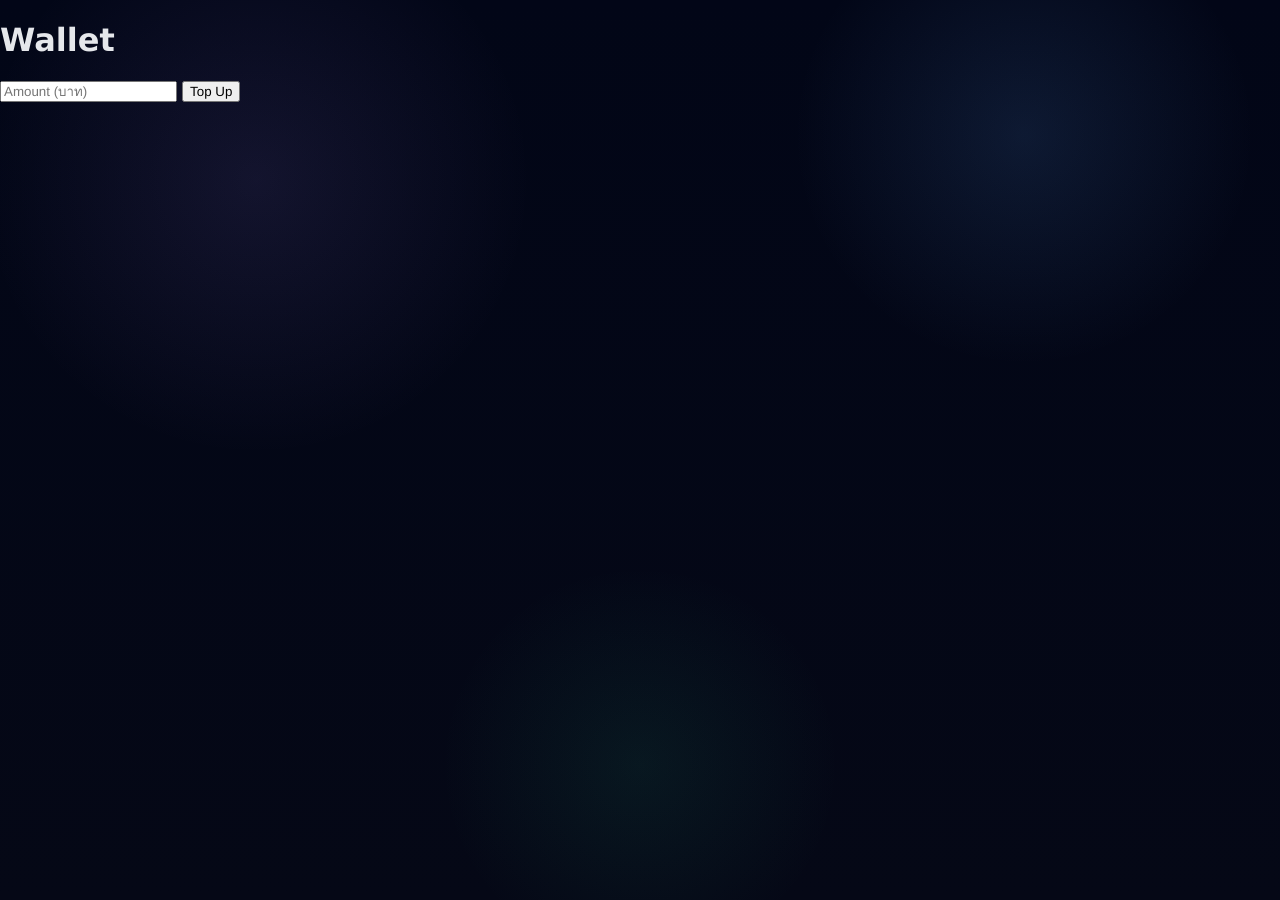
<file: static/wallet.html>
<!DOCTYPE html>
<html>
<head>
<meta name="viewport" content="width=device-width,initial-scale=1">
<link rel="stylesheet" href="/static/style.css">
<title>Wallet</title>
</head>

<body>

<div class="container">

<h1>Wallet</h1>

<input id="amount" placeholder="Amount (บาท)">

<button onclick="topup()">Top Up</button>

</div>

<script>

async function topup(){

    const email = localStorage.getItem("email")

    if(!email){
        alert("กรุณา login ก่อน")
        return
    }

    const amount = document.getElementById("amount").value

    const res = await fetch("/wallet/topup",{
        method:"POST",
        headers:{"Content-Type":"application/json"},
        body:JSON.stringify({email, amount})
    })

    const result = await res.json()

    alert("เติมสำเร็จ เครดิตรวม: " + result.total_credit)
}

</script>

</body>
</html>
</file>
<file: static/style.css>
:root {
  --bg0: #020617;
  --bg1: #0b1020;
  --panel: rgba(17, 24, 39, 0.72);
  --panel-strong: rgba(15, 23, 42, 0.92);
  --line: rgba(255, 255, 255, 0.08);
  --text: #e5e7eb;
  --muted: #94a3b8;
  --blue: #60a5fa;
  --blue-deep: #2563eb;
  --green: #34d399;
  --accent: #a78bfa;
}

* {
  box-sizing: border-box;
  -webkit-font-smoothing: antialiased;
  text-rendering: geometricPrecision;
}

html, body {
  margin: 0;
  width: 100%;
  height: 100%;
  background:
    radial-gradient(circle at 20% 20%, rgba(167, 139, 250, 0.10), transparent 22%),
    radial-gradient(circle at 80% 15%, rgba(96, 165, 250, 0.12), transparent 18%),
    radial-gradient(circle at 50% 85%, rgba(52, 211, 153, 0.08), transparent 20%),
    linear-gradient(180deg, #020617 0%, #050816 100%);
  color: var(--text);
  font-family: Inter, system-ui, -apple-system, BlinkMacSystemFont, "Segoe UI", sans-serif;
  overflow: hidden;
}

.app {
  display: flex;
  width: 100%;
  height: 100%;
}

.sidebar {
  width: 280px;
  min-width: 280px;
  background: linear-gradient(180deg, rgba(15, 23, 42, 0.96), rgba(2, 6, 23, 0.92));
  border-right: 1px solid var(--line);
  padding: 18px;
  overflow: hidden;
  display: flex;
  flex-direction: column;
  gap: 16px;
}

.brand {
  padding: 6px 4px 4px;
}

.brand-title {
  font-weight: 800;
  letter-spacing: 0.8px;
  font-size: 1.05rem;
}

.brand-sub {
  color: var(--muted);
  font-size: 0.82rem;
  margin-top: 4px;
}

.new-chat-btn {
  appearance: none;
  border: 0;
  border-radius: 14px;
  padding: 14px 16px;
  font-weight: 700;
  cursor: pointer;
  color: white;
  background: linear-gradient(135deg, #2563eb, #7c3aed);
  box-shadow: 0 10px 24px rgba(37, 99, 235, 0.22);
  transition: transform 0.18s ease, filter 0.18s ease;
}

.new-chat-btn:hover {
  transform: translateY(-1px);
  filter: brightness(1.04);
}

.sidebar-section {
  display: flex;
  flex-direction: column;
  min-height: 0;
  gap: 10px;
}

.section-label {
  color: var(--muted);
  font-size: 0.8rem;
  text-transform: uppercase;
  letter-spacing: 0.12em;
}

.chat-list {
  display: flex;
  flex-direction: column;
  gap: 8px;
  overflow: auto;
  padding-right: 4px;
}

.chat-item {
  border: 1px solid transparent;
  background: rgba(255, 255, 255, 0.03);
  border-radius: 14px;
  padding: 12px 12px 10px;
  cursor: pointer;
  transition: background 0.15s ease, border-color 0.15s ease, transform 0.15s ease;
}

.chat-item:hover {
  background: rgba(255, 255, 255, 0.07);
  border-color: rgba(255, 255, 255, 0.06);
  transform: translateY(-1px);
}

.chat-item.active {
  background: rgba(37, 99, 235, 0.14);
  border-color: rgba(96, 165, 250, 0.28);
}

.chat-item-title {
  font-weight: 700;
  font-size: 0.95rem;
  margin-bottom: 5px;
}

.chat-item-preview {
  color: var(--muted);
  font-size: 0.82rem;
  line-height: 1.4;
  max-height: 2.8em;
  overflow: hidden;
}

.chat-item-meta {
  display: flex;
  justify-content: space-between;
  align-items: center;
  margin-top: 8px;
  color: rgba(148, 163, 184, 0.85);
  font-size: 0.74rem;
  gap: 8px;
}

.chat-delete {
  border: 0;
  background: transparent;
  color: rgba(255, 255, 255, 0.62);
  cursor: pointer;
  font-size: 1rem;
  padding: 0 2px;
}

.chat-delete:hover {
  color: #f87171;
}

.main {
  flex: 1;
  display: flex;
  flex-direction: column;
  min-width: 0;
  position: relative;
}

.topbar {
  display: flex;
  justify-content: space-between;
  align-items: flex-start;
  gap: 16px;
  padding: 22px 24px 16px;
  border-bottom: 1px solid var(--line);
  background: rgba(2, 6, 23, 0.46);
  backdrop-filter: blur(16px);
}

.eyebrow {
  color: var(--accent);
  font-size: 0.8rem;
  font-weight: 700;
  letter-spacing: 0.08em;
  text-transform: uppercase;
  margin-bottom: 6px;
}

.topbar h1 {
  margin: 0;
  font-size: clamp(1.1rem, 2.2vw, 1.65rem);
  letter-spacing: -0.02em;
}

.topbar-right {
  display: flex;
  align-items: center;
  gap: 10px;
  color: var(--muted);
  font-size: 0.82rem;
  padding-top: 5px;
}

.status-dot {
  width: 10px;
  height: 10px;
  border-radius: 999px;
  background: linear-gradient(135deg, #34d399, #60a5fa);
  box-shadow: 0 0 18px rgba(52, 211, 153, 0.6);
}

.chat-box {
  flex: 1;
  overflow: auto;
  padding: 26px 24px 18px;
  display: flex;
  flex-direction: column;
  gap: 12px;
  scroll-behavior: smooth;
  transform: translateZ(0);
  will-change: transform;
}

.message {
  max-width: min(760px, 92%);
  display: flex;
  flex-direction: column;
  gap: 6px;
  opacity: 0;
  transform: translateY(8px);
  animation: rise 0.18s ease forwards;
}

@keyframes rise {
  to {
    opacity: 1;
    transform: translateY(0);
  }
}

.message.user {
  align-self: flex-end;
}

.message.assistant {
  align-self: flex-start;
}

.bubble {
  white-space: pre-wrap;
  line-height: 1.55;
  padding: 14px 16px;
  border-radius: 18px;
  border: 1px solid rgba(255, 255, 255, 0.07);
  box-shadow: 0 10px 24px rgba(0, 0, 0, 0.14);
  user-select: none;
  -webkit-user-select: none;
  word-break: break-word;
  font-size: 0.98rem;
}

.message.user .bubble {
  background: linear-gradient(135deg, rgba(37, 99, 235, 0.96), rgba(79, 70, 229, 0.95));
  color: white;
  border-bottom-right-radius: 6px;
}

.message.assistant .bubble {
  background: rgba(17, 24, 39, 0.92);
  color: var(--text);
  border-bottom-left-radius: 6px;
}

.message.reveal .timestamp {
  opacity: 1;
  max-height: 22px;
  transform: translateY(0);
}

.timestamp {
  color: rgba(148, 163, 184, 0.92);
  font-size: 0.72rem;
  padding: 0 6px;
  max-height: 0;
  opacity: 0;
  overflow: hidden;
  transform: translateY(-3px);
  transition: all 0.16s ease;
}

.message.user .timestamp {
  text-align: right;
}

.message.assistant .timestamp {
  text-align: left;
}

.typing {
  padding: 0 24px 8px 24px;
  display: flex;
  align-items: center;
  gap: 6px;
}

.typing.hidden {
  display: none;
}

.typing span {
  width: 8px;
  height: 8px;
  border-radius: 50%;
  background: rgba(148, 163, 184, 0.95);
  animation: bounce 1s infinite ease-in-out;
}

.typing span:nth-child(2) { animation-delay: 0.15s; }
.typing span:nth-child(3) { animation-delay: 0.3s; }

@keyframes bounce {
  0%, 80%, 100% { transform: translateY(0); opacity: 0.45; }
  40% { transform: translateY(-6px); opacity: 1; }
}

.composer {
  display: flex;
  gap: 12px;
  padding: 16px 18px 18px;
  border-top: 1px solid var(--line);
  background: rgba(2, 6, 23, 0.68);
  backdrop-filter: blur(16px);
}

.composer textarea {
  flex: 1;
  resize: none;
  max-height: 180px;
  min-height: 52px;
  padding: 15px 16px;
  border-radius: 16px;
  border: 1px solid rgba(255, 255, 255, 0.08);
  outline: none;
  color: var(--text);
  background: rgba(15, 23, 42, 0.78);
  font: inherit;
  line-height: 1.45;
  transition: border-color 0.15s ease, box-shadow 0.15s ease;
}

.composer textarea:focus {
  border-color: rgba(96, 165, 250, 0.42);
  box-shadow: 0 0 0 4px rgba(96, 165, 250, 0.10);
}

.send-btn {
  min-width: 94px;
  border: 0;
  border-radius: 16px;
  cursor: pointer;
  background: linear-gradient(135deg, #34d399, #3b82f6);
  color: white;
  font-weight: 800;
  font-size: 0.98rem;
  transition: transform 0.16s ease, filter 0.16s ease;
}

.send-btn:hover {
  transform: translateY(-1px);
  filter: brightness(1.05);
}

.empty-state {
  color: var(--muted);
  text-align: center;
  margin: auto;
  padding: 60px 20px;
  line-height: 1.8;
  max-width: 540px;
}

@media (max-width: 900px) {
  .app {
    flex-direction: column;
  }

  .sidebar {
    width: 100%;
    min-width: 100%;
    max-height: 230px;
  }

  .chat-list {
    flex-direction: row;
    overflow-x: auto;
    overflow-y: hidden;
    padding-bottom: 8px;
  }

  .chat-item {
    min-width: 220px;
    max-width: 220px;
  }

  .main {
    min-height: 0;
  }

  .topbar {
    padding: 18px 16px 14px;
  }

  .chat-box {
    padding: 18px 16px 14px;
  }

  .composer {
    padding: 14px 12px 14px;
  }
    }
</file>
